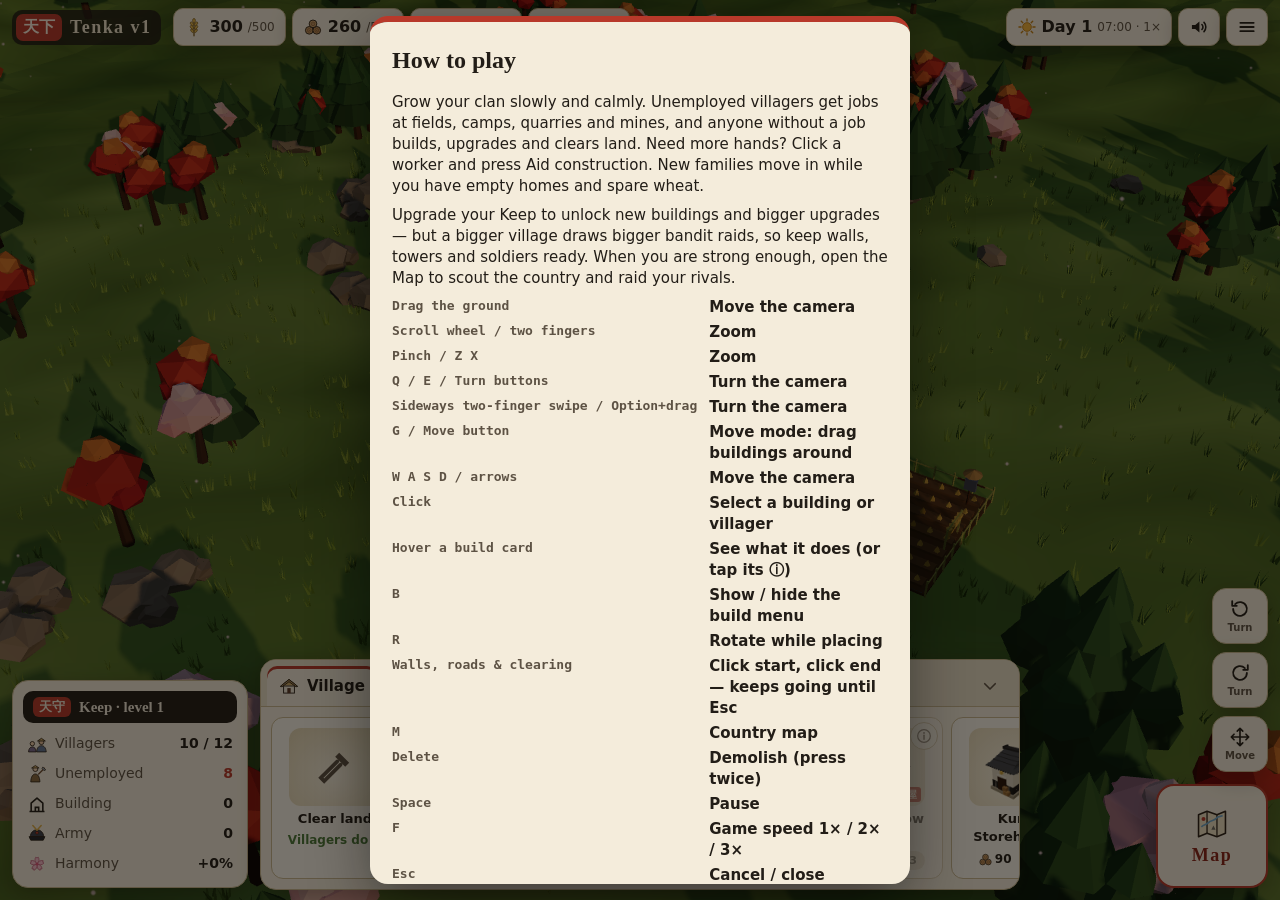
<file: v1/index.html>
<!doctype html>
<html lang="en">
<head>
<meta charset="utf-8">
<meta name="viewport" content="width=device-width, initial-scale=1, maximum-scale=1, user-scalable=no, viewport-fit=cover">
<meta name="apple-mobile-web-app-capable" content="yes">
<meta name="theme-color" content="#1c1a17">
<title>Tenka — classic version (v1)</title>
<link rel="stylesheet" href="css/style.css">
<script type="importmap">{ "imports": { "three": "./lib/three.module.min.js" } }</script>
</head>
<body>
<canvas id="scene"></canvas>
<div id="ui"></div>
<div id="loading"><div class="seal">天下</div><h1>Tenka</h1><p>Preparing the valley…</p></div>
<script type="module">
// Returning players always get the newest version: when the game has been updated
// since this browser last saw it, every file is re-downloaded once before starting.
(async () => {
  try {
    const r = await fetch('version.json', { cache: 'no-store' });
    if (r.ok) {
      const { v, files } = await r.json();
      let have = null, played = false;
      try { have = localStorage.getItem('tenka.classic.ver'); played = !!localStorage.getItem('tenka.classic.save'); } catch (_) { /* no storage */ }
      if (have !== v) {
        const again = sessionStorage.getItem('tenka.classic.updating') === v;
        if (played && !again) {
          const note = document.querySelector('#loading p'); if (note) note.textContent = 'Updating to the newest version…';
          await Promise.all(files.map(f => fetch(f, { cache: 'reload' }).catch(() => null)));
          try { localStorage.setItem('tenka.classic.ver', v); sessionStorage.setItem('tenka.classic.updating', v); } catch (_) { /* */ }
          location.reload(); return;
        }
        try { localStorage.setItem('tenka.classic.ver', v); } catch (_) { /* */ }
      }
    }
  } catch (_) { /* offline: just start */ }
  import('./js/main.js');
})();
</script>
</body>
</html>
</file>
<file: v1/css/style.css>
/* Tenka — washi paper, sumi ink, vermilion. */
:root {
  --paper: #f4ecdb;
  --paper-2: #e9dfc8;
  --paper-3: #ddd0b3;
  --ink: #221d17;
  --ink-2: #5d5244;
  --line: #c9b891;
  --verm: #b8392a;
  --verm-d: #8a2419;
  --gold: #c99a3a;
  --leaf: #4d7a3a;
  --shade: 0 6px 22px rgba(20, 12, 4, .28);
  --mincho: "Hiragino Mincho ProN", "Yu Mincho", "YuMincho", "Noto Serif JP", "Songti SC", Georgia, serif;
  --sans: -apple-system, system-ui, "Segoe UI", "Hiragino Sans", Roboto, sans-serif;
}
* { box-sizing: border-box; -webkit-tap-highlight-color: transparent; }
html, body { margin: 0; height: 100%; overflow: hidden; background: #1c1a17; color: var(--ink); font: 15px/1.4 var(--sans); overscroll-behavior: none; -webkit-user-select: none; user-select: none; }
[hidden] { display: none !important; }
#scene { position: fixed; inset: 0; width: 100%; height: 100%; display: block; touch-action: none; cursor: grab; }
#scene:active { cursor: grabbing; }
button { font: inherit; color: inherit; cursor: pointer; }
h1, h2, h3 { font-family: var(--mincho); margin: 0; font-weight: 700; }

/* loading */
#loading { position: fixed; inset: 0; z-index: 50; display: flex; flex-direction: column; align-items: center; justify-content: center; gap: 10px; background: radial-gradient(circle at 50% 40%, #2d2923, #14120f); color: #efe4cc; }
#loading .seal { width: 92px; height: 92px; border-radius: 14px; background: var(--verm); color: #fbeee0; display: flex; align-items: center; justify-content: center; font: 700 34px var(--mincho); box-shadow: 0 0 0 4px rgba(184,57,42,.25); }
#loading h1 { font-size: 40px; letter-spacing: .12em; }
#loading p { color: #bfae8e; max-width: 460px; text-align: center; padding: 0 16px; }

/* ---------- top bar ---------- */
.top { position: fixed; top: 0; left: 0; right: 0; z-index: 10; display: flex; align-items: center; gap: 6px; padding: calc(8px + env(safe-area-inset-top)) 12px 8px; pointer-events: none; }
.top > * { pointer-events: auto; }
.brand { display: flex; align-items: center; gap: 8px; margin-right: 6px; padding: 4px 10px 4px 4px; background: rgba(28, 24, 19, .82); color: #f1e6cf; border-radius: 10px; }
.brand .kanji { background: var(--verm); color: #fdf1e2; border-radius: 7px; padding: 3px 7px; font: 700 16px var(--mincho); }
.brand .word { font: 700 18px var(--mincho); letter-spacing: .08em; }
.res { display: flex; align-items: baseline; gap: 4px; background: var(--paper); border: 1px solid var(--line); border-radius: 10px; padding: 6px 10px; box-shadow: var(--shade); font-variant-numeric: tabular-nums; min-height: 38px; align-items: center; }
.res .ic { font-size: 16px; }
.res b { font-size: 16px; }
.res small { color: var(--ink-2); font-size: 12px; }
.res.full { border-color: var(--gold); box-shadow: inset 0 0 0 2px var(--gold), var(--shade); }
.res.empty b { color: var(--verm); }
.res.clock, .res.menu { border: 1px solid var(--line); }
.res.menu { font-size: 18px; min-width: 42px; justify-content: center; }
.resbar { display: flex; gap: 6px; }
.spacer { flex: 1; }
@media (max-width: 900px) { .brand .word, .res small { display: none; } .res { padding: 6px 7px; } }

/* ---------- build bar ---------- */
.buildbar { position: fixed; left: 50%; transform: translateX(-50%); bottom: calc(10px + env(safe-area-inset-bottom)); z-index: 10; width: min(980px, calc(100% - 24px)); background: var(--paper); border: 1px solid var(--line); border-radius: 16px; box-shadow: var(--shade); overflow: hidden; }
.buildbar.closed { width: auto; }
.tabs { display: flex; gap: 2px; padding: 6px 6px 0; background: var(--paper-2); border-bottom: 1px solid var(--line); overflow-x: auto; }
.tab { border: 0; background: transparent; padding: 8px 12px; border-radius: 10px 10px 0 0; font-weight: 700; color: var(--ink-2); white-space: nowrap; display: flex; gap: 6px; align-items: center; min-height: 40px; }
.tab.on { background: var(--paper); color: var(--ink); box-shadow: inset 0 3px 0 var(--verm); }
.tab.toggle { margin-left: auto; }
.buildbar.closed .tabs { border-bottom: 0; padding-bottom: 6px; }
.buildbar.closed .tab:not(.toggle) { display: none; }
.cards { display: flex; gap: 8px; padding: 10px; overflow-x: auto; scrollbar-width: thin; }
.card { flex: 0 0 auto; width: 128px; min-height: 112px; display: flex; flex-direction: column; align-items: center; gap: 4px; padding: 10px 8px 8px; border-radius: 12px; border: 1px solid var(--line); background: #fbf6ea; transition: transform .08s; }
.card:hover { border-color: var(--gold); }
.card:active { transform: scale(.96); }
.card.on { border-color: var(--verm); box-shadow: inset 0 0 0 2px var(--verm); }
.card .kanji { font: 700 26px var(--mincho); color: var(--verm); line-height: 1.1; }
.card .nm { font-weight: 700; font-size: 13px; text-align: center; }
.cost { display: flex; flex-wrap: wrap; gap: 3px 7px; justify-content: center; font-size: 12px; font-weight: 700; font-variant-numeric: tabular-nums; }
.cost .short { color: var(--verm); }

/* ---------- placing hint ---------- */
.hint { position: fixed; top: calc(62px + env(safe-area-inset-top)); left: 50%; transform: translateX(-50%); z-index: 11; background: rgba(28, 24, 19, .88); color: #f3e8d2; padding: 8px 10px 8px 14px; border-radius: 12px; display: flex; gap: 8px; align-items: center; box-shadow: var(--shade); white-space: nowrap; max-width: calc(100% - 24px); overflow: hidden; }
.hint .bad { color: #ff9c8a; }
.hint small { color: #bfae8e; }
.mini { border: 1px solid var(--line); background: var(--paper); color: var(--ink); border-radius: 8px; padding: 4px 10px; font-weight: 700; min-height: 32px; min-width: 32px; }
.hint .mini { background: rgba(255, 255, 255, .1); color: #f3e8d2; border-color: rgba(255, 255, 255, .25); }

/* ---------- selection panel ---------- */
.panel { position: fixed; right: 12px; top: calc(62px + env(safe-area-inset-top)); z-index: 10; width: 320px; max-height: calc(100% - 250px); overflow-y: auto; background: var(--paper); border: 1px solid var(--line); border-radius: 16px; box-shadow: var(--shade); padding: 16px; display: flex; flex-direction: column; gap: 10px; }
.panel .x { position: absolute; top: 8px; right: 8px; border: 0; background: var(--paper-2); width: 34px; height: 34px; border-radius: 9px; }
.phead { display: flex; gap: 12px; align-items: center; padding-right: 30px; }
.kanji.big { font: 700 28px var(--mincho); color: #fdf1e2; background: var(--verm); border-radius: 10px; min-width: 52px; height: 52px; display: flex; align-items: center; justify-content: center; padding: 0 6px; }
.panel h2 { font-size: 20px; }
.sub { color: var(--ink-2); font-size: 13px; margin: 0; }
.desc { margin: 0; }
.desc.status { font-style: italic; }
.kv { display: grid; grid-template-columns: auto 1fr; gap: 4px 12px; margin: 0; }
.kv dt { color: var(--ink-2); font-weight: 600; }
.kv dd { margin: 0; font-weight: 700; }
.bar { height: 8px; background: var(--paper-3); border-radius: 99px; overflow: hidden; }
.bar > i { display: block; height: 100%; width: 0; background: var(--leaf); transition: width .25s linear; }
.jobs { display: flex; flex-direction: column; gap: 6px; border-top: 1px solid var(--line); padding-top: 10px; }
.jrow { display: flex; align-items: center; gap: 8px; }
.jrow b { flex: 1; }
.jrow .count { font-weight: 700; font-variant-numeric: tabular-nums; }
.names { list-style: none; margin: 0; padding: 0; display: flex; flex-direction: column; gap: 6px; }
.names li { display: flex; flex-direction: column; gap: 3px; }
.names small { color: var(--ink-2); }
.link { border: 0; background: none; padding: 0; font-weight: 700; color: var(--verm-d); text-align: left; }
.actions { display: flex; gap: 8px; flex-wrap: wrap; }
.btn { border: 0; border-radius: 10px; padding: 9px 14px; font-weight: 700; background: var(--ink); color: #f4ecdb; min-height: 40px; }
.btn.ghost { background: var(--paper-2); color: var(--ink); border: 1px solid var(--line); }
.btn.danger { background: var(--verm); color: #fff5ec; }
.btn.small { padding: 6px 10px; min-height: 34px; font-size: 13px; }
.btn:active { transform: scale(.96); }
.jobgrid { display: flex; flex-wrap: wrap; gap: 6px; }

/* ---------- toasts ---------- */
.toasts { position: fixed; top: calc(108px + env(safe-area-inset-top)); left: 16px; z-index: 12; display: flex; flex-direction: column; gap: 6px; pointer-events: none; max-width: min(420px, calc(100% - 32px)); }
.toast { background: rgba(28, 24, 19, .9); color: #f4ead6; padding: 8px 14px; border-radius: 10px; border-left: 4px solid var(--leaf); box-shadow: var(--shade); animation: tin .25s ease-out; }
.toast.warn { border-left-color: var(--gold); }
.toast.bad { border-left-color: #e0584a; }
@keyframes tin { from { opacity: 0; transform: translateX(-10px); } }

.keys { position: fixed; left: 14px; bottom: calc(14px + env(safe-area-inset-bottom)); z-index: 5; color: rgba(255, 250, 240, .85); font-size: 12px; text-shadow: 0 1px 3px rgba(0,0,0,.7); pointer-events: none; }
@media (max-width: 1250px) { .keys { display: none; } }

/* ---------- modal ---------- */
.modal { position: fixed; inset: 0; z-index: 30; display: flex; align-items: center; justify-content: center; padding: 16px; }
.scrim { position: absolute; inset: 0; background: rgba(12, 8, 4, .55); }
.sheet { position: relative; width: 100%; max-width: 540px; max-height: 100%; overflow-y: auto; background: var(--paper); border-radius: 18px; padding: 22px; box-shadow: 0 20px 60px rgba(0,0,0,.45); display: flex; flex-direction: column; gap: 14px; border-top: 6px solid var(--verm); }
.sheet h2 { font-size: 24px; }
.sheet p { margin: 0 0 8px; }
.keys2 dt { font-family: ui-monospace, Menlo, monospace; font-size: 13px; }
.menu { display: flex; flex-direction: column; gap: 10px; }
.toggle { display: flex; gap: 10px; align-items: center; font-weight: 600; min-height: 36px; }
.toggle input { width: 22px; height: 22px; accent-color: var(--verm); }
.row { display: flex; gap: 8px; align-items: center; flex-wrap: wrap; }
.chips { display: flex; gap: 8px; flex-wrap: wrap; }
.chip { background: var(--paper-2); border-radius: 10px; padding: 6px 12px; font-weight: 700; font-variant-numeric: tabular-nums; }

/* ---------- art & icons ---------- */
.icon { flex: none; vertical-align: middle; }
.art { position: relative; display: inline-flex; align-items: center; justify-content: center; flex: none; border-radius: 12px; background: radial-gradient(circle at 50% 60%, #fbf4e3, #e6d9b8); overflow: hidden; }
.art img { width: 100%; height: 100%; object-fit: contain; display: block; pointer-events: none; }
.art .fallback { font: 700 26px var(--mincho); color: var(--verm); }
.art .seal { position: absolute; right: 4px; bottom: 4px; background: var(--verm); color: #fdf1e2; font: 700 10px var(--mincho); padding: 1px 4px; border-radius: 3px; line-height: 1.3; }
.art.thumb { width: 92px; height: 78px; }
.art.big { width: 72px; height: 72px; }
.art.big .seal { font-size: 11px; }
.art.face { width: 34px; height: 34px; border-radius: 50%; }
.art.tiny { width: 24px; height: 24px; border-radius: 6px; background: none; }
.card { position: relative; cursor: pointer; }
.card .infobtn { position: absolute; top: 4px; right: 4px; width: 28px; height: 28px; border-radius: 50%; border: 1px solid var(--line); background: rgba(251, 246, 234, .92); color: var(--ink-2); display: flex; align-items: center; justify-content: center; padding: 0; }
.card .infobtn:hover { color: var(--verm); border-color: var(--verm); }
.cost .c { display: inline-flex; align-items: center; gap: 2px; }
.cost .c.short { color: var(--verm); }
.cost .c.free { color: var(--leaf); }
.res { gap: 5px; }
.res.mapbtn { gap: 6px; border-color: var(--verm); }
.res.mapbtn b { color: var(--verm-d); }
.tab .icon { margin-right: 2px; }
.mini { display: inline-flex; align-items: center; gap: 4px; }
.btn { display: inline-flex; align-items: center; gap: 6px; justify-content: center; }
.panel .x { display: flex; align-items: center; justify-content: center; }

/* info card */
.info { position: fixed; z-index: 12; width: 340px; max-width: calc(100% - 24px); background: var(--paper); border: 1px solid var(--line); border-top: 5px solid var(--verm); border-radius: 14px; box-shadow: 0 14px 40px rgba(20, 12, 4, .4); padding: 14px; pointer-events: auto; }
.icard { display: flex; flex-direction: column; gap: 7px; }
.icard p { margin: 0; color: var(--ink-2); }
.ihead { display: flex; gap: 12px; align-items: center; }
.ihead h3 { font-size: 19px; }
.ihead .kan { font: 700 15px var(--mincho); color: var(--verm); }
.irow { display: flex; gap: 8px; align-items: flex-start; font-size: 14px; }
.irow .icon { margin-top: 1px; }
.irows { display: flex; flex-direction: column; gap: 6px; }
.costrow { border-top: 1px solid var(--line); padding-top: 8px; align-items: center; justify-content: space-between; }
.names li { flex-direction: row; align-items: center; gap: 8px; }
.names li > div { display: flex; flex-direction: column; gap: 2px; flex: 1; min-width: 0; }
.jrow .icon { margin-right: -2px; }
textarea { width: 100%; font: 12px/1.4 ui-monospace, Menlo, monospace; border: 1px solid var(--line); border-radius: 10px; padding: 8px; background: #fbf6ea; color: var(--ink); resize: vertical; -webkit-user-select: text; user-select: text; }
hr { border: 0; border-top: 1px solid var(--line); margin: 4px 0; width: 100%; }
.sheet.wide { max-width: 760px; }
.chip { display: inline-flex; align-items: center; gap: 5px; }

/* ---------- views: map & battle ---------- */
#ui.mode-map > .buildbar, #ui.mode-map > .panel, #ui.mode-map > .hint, #ui.mode-map > .keys, #ui.mode-map > .info,
#ui.mode-battle > .buildbar, #ui.mode-battle > .panel, #ui.mode-battle > .hint, #ui.mode-battle > .keys, #ui.mode-battle > .info { display: none !important; }
.viewui { position: fixed; inset: 0; pointer-events: none; z-index: 9; }
.viewui > * { pointer-events: auto; }
.maplabels { position: absolute; inset: 0; pointer-events: none; }
.maplabel { position: absolute; left: 0; top: 0; pointer-events: auto; display: flex; align-items: center; gap: 6px; padding: 5px 10px 5px 6px; border-radius: 10px; border: 1px solid var(--line); background: rgba(244, 236, 219, .94); box-shadow: var(--shade); white-space: nowrap; text-align: left; }
.maplabel span { display: flex; flex-direction: column; line-height: 1.15; }
.maplabel b { font: 700 14px var(--mincho); }
.maplabel small { font-size: 11px; color: var(--ink-2); }
.maplabel.home { background: var(--ink); color: #f4ecdb; border-color: var(--ink); }
.maplabel.scouted { border-color: var(--gold); }
.maplabel.held { background: #fbeee0; border: 2px solid var(--verm); }
.maplabel.ruined { opacity: .7; }
.maplabel.army { background: var(--verm); color: #fff5ec; border-color: var(--verm-d); animation: pulse2 1.6s ease-in-out infinite; }
.maplabel.army small { color: #ffd9cc; }
.maplabel.on { outline: 3px solid var(--gold); }
@keyframes pulse2 { 50% { box-shadow: 0 0 0 8px rgba(184, 57, 42, .25), var(--shade); } }
.mapside { position: absolute; left: 12px; top: calc(62px + env(safe-area-inset-top)); width: 290px; max-height: calc(100% - 130px); overflow-y: auto; background: var(--paper); border: 1px solid var(--line); border-radius: 16px; box-shadow: var(--shade); padding: 14px; display: flex; flex-direction: column; gap: 10px; }
.mapside h3 { font-size: 17px; }
.mission { display: flex; gap: 10px; align-items: center; }
.mission > div { flex: 1; display: flex; flex-direction: column; gap: 3px; min-width: 0; }
.mission small { color: var(--ink-2); }
.panel.mappanel { position: absolute; right: 12px; top: calc(62px + env(safe-area-inset-top)); max-height: calc(100% - 90px); }
.maphint { position: absolute; left: 50%; transform: translateX(-50%); bottom: calc(16px + env(safe-area-inset-bottom)); background: rgba(28, 24, 19, .82); color: #efe4cc; padding: 8px 14px; border-radius: 10px; font-size: 13px; white-space: nowrap; }
.intel { display: flex; flex-wrap: wrap; gap: 6px; }
.intel .chip { font-size: 13px; padding: 3px 10px 3px 3px; }
.selrow { display: grid; grid-template-columns: auto 1fr auto auto auto auto; align-items: center; gap: 8px; padding: 6px 0; border-bottom: 1px solid var(--line); }
.selrow .count { font-weight: 700; font-variant-numeric: tabular-nums; min-width: 52px; text-align: center; }
.cmdrow { display: flex; gap: 8px; align-items: center; }
.cmdrow > div { flex: 1; display: flex; flex-direction: column; min-width: 0; }
.cmdrow small { color: var(--ink-2); font-size: 12px; }
.pill { background: var(--paper-2); border-radius: 99px; padding: 2px 10px; font-size: 12px; font-weight: 700; }
.choice { display: grid; grid-template-columns: 1fr 1fr; gap: 12px; }
.choice > div { border: 1px solid var(--line); border-radius: 12px; padding: 12px; display: flex; flex-direction: column; gap: 6px; }
@media (max-width: 700px) { .choice { grid-template-columns: 1fr; } }

.battleui { position: absolute; inset: 0; pointer-events: none; }
.battleui > * { pointer-events: auto; }
.btop { position: absolute; left: 50%; transform: translateX(-50%); top: calc(62px + env(safe-area-inset-top)); display: flex; flex-wrap: wrap; gap: 8px; align-items: center; justify-content: center; max-width: min(900px, calc(100% - 24px)); }
.btitle { background: rgba(28, 24, 19, .88); color: #f3e8d2; border-radius: 12px; padding: 7px 14px; display: flex; flex-direction: column; }
.btitle b { font: 700 17px var(--mincho); }
.btitle small { color: #cdbd9c; }
.bstat { background: var(--paper); border: 1px solid var(--line); border-radius: 10px; padding: 7px 12px; display: flex; gap: 6px; align-items: center; font-weight: 700; }
.bstat.cap .bar { width: 110px; }
.plan { flex-basis: 100%; text-align: center; background: rgba(244, 236, 219, .95); border-radius: 10px; padding: 8px 14px; margin: 0; font-size: 14px; }
.bbottom { position: absolute; left: 12px; right: 12px; bottom: calc(12px + env(safe-area-inset-bottom)); display: flex; gap: 10px; align-items: flex-end; flex-wrap: wrap; }
.groups { display: flex; gap: 6px; background: var(--paper); border: 1px solid var(--line); border-radius: 14px; padding: 6px; box-shadow: var(--shade); }
.grp { position: relative; display: flex; align-items: center; gap: 6px; border: 1px solid var(--line); border-radius: 10px; background: #fbf6ea; padding: 4px 10px 4px 4px; min-height: 48px; }
.grp span { display: flex; flex-direction: column; line-height: 1.1; text-align: left; }
.grp small { color: var(--ink-2); font-size: 11px; }
.grp.on { border-color: var(--gold); box-shadow: inset 0 0 0 2px var(--gold); }
kbd { font: 700 10px ui-monospace, Menlo, monospace; background: var(--paper-2); border: 1px solid var(--line); border-radius: 4px; padding: 0 4px; color: var(--ink-2); }
.grp kbd { position: absolute; top: 2px; right: 3px; }
.cmds { display: flex; gap: 6px; flex-wrap: wrap; background: var(--paper); border: 1px solid var(--line); border-radius: 14px; padding: 6px; box-shadow: var(--shade); }
.cmds .btn[disabled] { opacity: .45; }
.btn.armed { background: var(--gold); color: var(--ink); }
.btn.ability { background: var(--verm-d); }
.retreat { margin-left: auto; }
.armedhint { flex-basis: 100%; order: -1; align-self: center; text-align: center; background: var(--gold); color: var(--ink); border-radius: 10px; padding: 6px 12px; font-weight: 700; }
.bfloat { position: absolute; inset: 0; pointer-events: none; overflow: hidden; }
.bbanner { position: absolute; left: 50%; top: 30%; transform: translateX(-50%); font: 700 34px var(--mincho); color: #fff5ec; text-shadow: 0 2px 12px rgba(0,0,0,.8), 0 0 2px #000; letter-spacing: .06em; white-space: nowrap; }
.shout { position: absolute; transform: translate(-50%, -100%); font: 700 15px var(--mincho); color: #fff5ec; text-shadow: 0 1px 4px #000, 0 0 2px #000; white-space: nowrap; }
.selbox { position: absolute; border: 2px solid var(--gold); background: rgba(255, 215, 106, .15); pointer-events: none; }

/* ---------- calmer layout (v4): resources on top, clan bottom-left, build centre, map bottom-right ---------- */
.buildbar { width: min(760px, calc(100% - 520px)); min-width: 420px; }
@media (max-width: 1000px) { .buildbar { width: calc(100% - 24px); min-width: 0; bottom: calc(96px + env(safe-area-inset-bottom)); } }
.clan { position: fixed; left: 12px; bottom: calc(12px + env(safe-area-inset-bottom)); z-index: 10; width: 236px; background: var(--paper); border: 1px solid var(--line); border-radius: 16px; box-shadow: var(--shade); padding: 10px; display: flex; flex-direction: column; gap: 4px; }
.clan .crest { display: flex; align-items: center; gap: 8px; border: 0; background: var(--ink); color: #f4ecdb; border-radius: 10px; padding: 6px 10px; font: 700 15px var(--mincho); margin-bottom: 4px; }
.clan .crest .kanji { background: var(--verm); border-radius: 6px; padding: 1px 6px; font-size: 13px; }
.crow { display: flex; align-items: center; gap: 8px; font-size: 14px; padding: 3px 4px; border-radius: 8px; border: 0; background: none; text-align: left; width: 100%; }
.crow span { flex: 1; color: var(--ink-2); }
.crow b { font-variant-numeric: tabular-nums; }
.crow.link2:hover { background: var(--paper-2); }
.crow.attn b { color: var(--verm); }
.mapbig { position: fixed; right: 12px; bottom: calc(12px + env(safe-area-inset-bottom)); z-index: 10; width: 112px; height: 104px; border-radius: 18px; border: 2px solid var(--verm); background: var(--paper); box-shadow: var(--shade); display: flex; flex-direction: column; align-items: center; justify-content: center; gap: 4px; }
.mapbig b { font: 700 18px var(--mincho); color: var(--verm-d); letter-spacing: .08em; }
.mapbig:active { transform: scale(.96); }
@media (max-width: 1000px) { .clan { width: auto; right: 136px; flex-direction: row; flex-wrap: wrap; } .clan .crow { width: auto; } .mapbig { width: 112px; height: 72px; } }
.raidbanner { position: fixed; left: 50%; transform: translateX(-50%); top: calc(62px + env(safe-area-inset-top)); z-index: 12; background: #5a1a12; color: #ffe9dc; border: 2px solid #e0584a; border-radius: 12px; padding: 8px 16px; display: flex; align-items: center; gap: 10px; box-shadow: var(--shade); max-width: calc(100% - 24px); }
.raidbanner small { color: #f2b9a8; }
.card.locked { opacity: .55; }
.card.locked .art img { filter: grayscale(.8); }
.card .lock { font-size: 11px; font-weight: 700; color: var(--ink-2); background: var(--paper-2); border-radius: 99px; padding: 2px 8px; }
.card.tool .art { background: radial-gradient(circle at 50% 60%, #fbf4e3, #e2d4b0); color: var(--ink-2); }
.jobh { font-size: 15px; margin-top: 4px; }
.jobgrid { display: grid; grid-template-columns: 1fr; gap: 6px; }
.jobcard { display: flex; align-items: center; gap: 10px; border: 1px solid var(--line); background: #fbf6ea; border-radius: 12px; padding: 5px 10px 5px 5px; text-align: left; }
.jobcard span { display: flex; flex-direction: column; line-height: 1.2; }
.jobcard small { color: var(--ink-2); font-size: 12px; }
.jobcard:hover { border-color: var(--gold); }
.upgrade { border: 1px solid var(--gold); background: #fbf3de; border-radius: 12px; padding: 10px; display: flex; flex-direction: column; gap: 6px; }
.upgrade .row { justify-content: space-between; }
.upgrade .why, .why { color: var(--verm-d); font-size: 13px; font-weight: 600; margin: 0; }
.upgrade.keepup { border-color: var(--verm); }
.bar.hp > i { background: #b88a3a; }
.warnrow { color: var(--verm-d); font-weight: 700; }
.panel { max-height: calc(100% - 200px); }
#ui.mode-map > .clan, #ui.mode-battle > .clan, #ui.mode-battle > .mapbig, #ui.mode-battle > .raidbanner { display: none !important; }

/* ---------- v5: battle stealth, army overview, skill trees ---------- */
#ui.mode-battle .top .resbar { display: none; }
.bstat.unseen { background: #1f3a2a; color: #d8f2c8; border-color: #3f6f4a; }
.bstat.alarm { background: #5a1a12; color: #ffe0d4; border-color: #e0584a; }
.army h3 { font-size: 16px; margin: 10px 0 6px; }
.armygrid { display: grid; grid-template-columns: repeat(auto-fill, minmax(210px, 1fr)); gap: 6px; }
.soldier { display: flex; align-items: center; gap: 8px; text-align: left; border: 1px solid var(--line); background: #fbf6ea; border-radius: 12px; padding: 5px 10px 5px 5px; }
.soldier span { display: flex; flex-direction: column; line-height: 1.2; min-width: 0; }
.soldier small { color: var(--ink-2); font-size: 12px; }
.soldier small.ab { color: var(--verm-d); font-weight: 700; }
.soldier[disabled] { opacity: .7; }
.sheet.xwide { max-width: 1100px; }
.trees { display: grid; grid-template-columns: repeat(3, minmax(0, 1fr)); gap: 14px; }
@media (max-width: 900px) { .trees { grid-template-columns: repeat(2, minmax(0, 1fr)); } }
.trees > .upgrade, .trees > .why { grid-column: 1 / -1; }
.tree { display: flex; flex-direction: column; align-items: stretch; }
.thead { display: flex; align-items: center; gap: 8px; margin-bottom: 6px; font: 700 16px var(--mincho); }
.node { border: 1px solid var(--line); background: #fbf6ea; border-radius: 12px; padding: 8px 10px; display: flex; flex-direction: column; gap: 4px; }
.node small { color: var(--ink-2); font-size: 12px; }
.node .row { justify-content: space-between; }
.node.done { border-color: var(--leaf); background: #eef4e2; }
.node.active { border-color: var(--gold); box-shadow: inset 0 0 0 2px var(--gold); }
.node.locked { opacity: .55; }
.tline { width: 3px; height: 12px; background: var(--line); margin: 0 auto; }
.tline.done { background: var(--leaf); }
.btn.gold { background: var(--gold); color: #2a1d02; }
.card .limit { position: absolute; top: 6px; left: 8px; font-size: 11px; font-weight: 700; color: var(--ink-2); background: var(--paper-2); border-radius: 99px; padding: 1px 7px; }
.card .limit.full { color: #fff; background: var(--vermilion, #c2412d); }
/* camera turning + move mode, right edge above the map button */
.camtools { position: fixed; right: 12px; bottom: calc(128px + env(safe-area-inset-bottom)); z-index: 10; display: flex; flex-direction: column; gap: 8px; }
.ctool { width: 56px; height: 56px; border-radius: 14px; border: 1px solid var(--line); background: var(--paper); box-shadow: var(--shade); display: flex; flex-direction: column; align-items: center; justify-content: center; gap: 1px; color: var(--ink); }
.ctool small { font-size: 10px; font-weight: 700; color: var(--ink-2); }
.ctool .flip { display: inline-flex; transform: scaleX(-1); }
.ctool:active { transform: scale(.94); }
.ctool.on { background: var(--verm); border-color: var(--verm-d); color: #fff; }
.ctool.on small { color: #fff; }
@media (max-width: 1000px) { .camtools { bottom: calc(96px + env(safe-area-inset-bottom)); } }
#ui.mode-map > .camtools, #ui.mode-battle .ctool.mv { display: none !important; }
/* branching skill trees */
.research { display: flex; flex-direction: column; gap: 12px; }
.rtabs { display: flex; flex-wrap: wrap; gap: 8px; }
.rtab { display: flex; align-items: center; gap: 8px; padding: 6px 12px 6px 6px; border-radius: 12px; border: 1px solid var(--line); background: #fbf6ea; text-align: left; }
.rtab span { display: flex; flex-direction: column; }
.rtab small { font-size: 11px; color: var(--ink-2); }
.rtab.on { border-color: var(--verm); box-shadow: inset 0 0 0 2px var(--verm); background: #fff; }
.rwrap { overflow: auto; display: flex; justify-content: center; padding: 6px 0 4px; }
.rgraph { position: relative; flex: 0 0 auto; }
.rgraph svg.rlines { position: absolute; inset: 0; pointer-events: none; }
.rlines path { fill: none; stroke: var(--line); stroke-width: 3; stroke-dasharray: 6 5; }
.rlines path.done { stroke: var(--leaf); stroke-dasharray: none; }
.rnode { position: absolute; min-height: 118px; box-shadow: 0 2px 6px rgba(40, 30, 20, .08); }
.rnode .cost { gap: 8px; flex-wrap: wrap; }
.rnode .cost .c { font-size: 14px; font-weight: 700; display: inline-flex; align-items: center; gap: 3px; }
.rnode .cost .c svg { width: 18px; height: 18px; }
.rnode.locked { opacity: 1; background: #f4eee0; }
.rnode.locked > b, .rnode.locked > small { opacity: .6; }
.rnode.locked .btn { opacity: .55; }
/* army picker: west and east groups */
.picker .selrow { display: grid; grid-template-columns: 40px minmax(0, 1fr) auto auto; gap: 10px; align-items: center; }
.picker .selrow.head { padding-bottom: 0; }
.picker .selrow.head .sub { text-align: center; min-width: 104px; font-weight: 700; }
.picker .selrow > span:nth-child(2) { display: flex; flex-direction: column; min-width: 0; }
.picker .ctr { display: inline-flex; align-items: center; gap: 4px; min-width: 104px; justify-content: center; }
.picker .ctr .count { min-width: 26px; text-align: center; }
/* wounds */
.hpbar { display: block; height: 5px; width: 100%; max-width: 120px; border-radius: 3px; background: #e7d9c2; overflow: hidden; margin-top: 3px; }
.hpbar i { display: block; height: 100%; background: #c2412d; }
/* plundered places are crossed out on the map */
.maplabel.ruined b { text-decoration: line-through; text-decoration-thickness: 2px; text-decoration-color: var(--verm); }
.maplabel.ruined { position: absolute; }
.maplabel.ruined > svg { opacity: .45; }
/* keep text at its real size: iPad Safari otherwise enlarges text by itself when the iPad is turned sideways */
html { -webkit-text-size-adjust: 100%; text-size-adjust: 100%; }
/* long words and names wrap instead of running off the screen */
.panel, .sheet, .toast, .btop, .info, .icard, .maplabel small, .hint { overflow-wrap: anywhere; }
/* the side panel stops above the Turn / Move buttons */
.panel { max-height: calc(100% - 400px); min-height: 180px; }
@media (orientation: portrait) { .panel { max-height: calc(100% - 430px); } }
.panel.mappanel { max-height: calc(100% - 90px); }
.bbanner { font-size: clamp(17px, 3vw, 28px); width: max-content; max-width: calc(100vw - 40px); white-space: normal; text-align: center; line-height: 1.25; }
.sheet h2 { font-size: clamp(19px, 3vw, 24px); }
/* places you hold: your colours */
.maplabel.held { background: var(--verm); color: #fff5ec; border: 2px solid var(--verm-d); }
.maplabel.held small { color: #ffd9cc; }
/* defenders' awareness: ? suspicious, ! alarm */
.shout.q { color: #ffd76a; font-size: 22px; }
.shout.x { color: #ff6a4a; font-size: 26px; }
.harmony .hbig { display: flex; align-items: center; gap: 12px; }
.harmony .hbig b { font: 700 34px var(--mincho); color: var(--leaf); white-space: nowrap; flex: 0 0 auto; }
.harmony .irow .rt { margin-left: auto; }
.jobcard.on { border: 2px solid var(--verm); background: #fff; box-shadow: inset 0 0 0 1px var(--verm); }
.jobcard:disabled { opacity: .5; }
.toggle.vol { display: flex; align-items: center; gap: 12px; }
.toggle.vol input[type=range] { flex: 1; accent-color: var(--verm); }

/* narrow screens (portrait iPad): the build menu leaves the right edge free for the Turn / Move buttons */
@media (max-width: 1000px) {
  .buildbar { left: 12px; transform: none; width: calc(100% - 92px); min-width: 0; }
  .buildbar.closed { width: auto; }
}
/* the map hint never runs under the Map button */
.maphint { white-space: normal; text-align: center; max-width: calc(100% - 290px); }
@media (max-width: 700px) { .maphint { display: none; } }
.top .mute.off { color: var(--verm); border-color: var(--verm); }
/* the open/close button of the build menu stays visible even when the tabs have to scroll */
.tab.toggle { position: sticky; right: 0; background: var(--paper-2); z-index: 1; }
</file>
